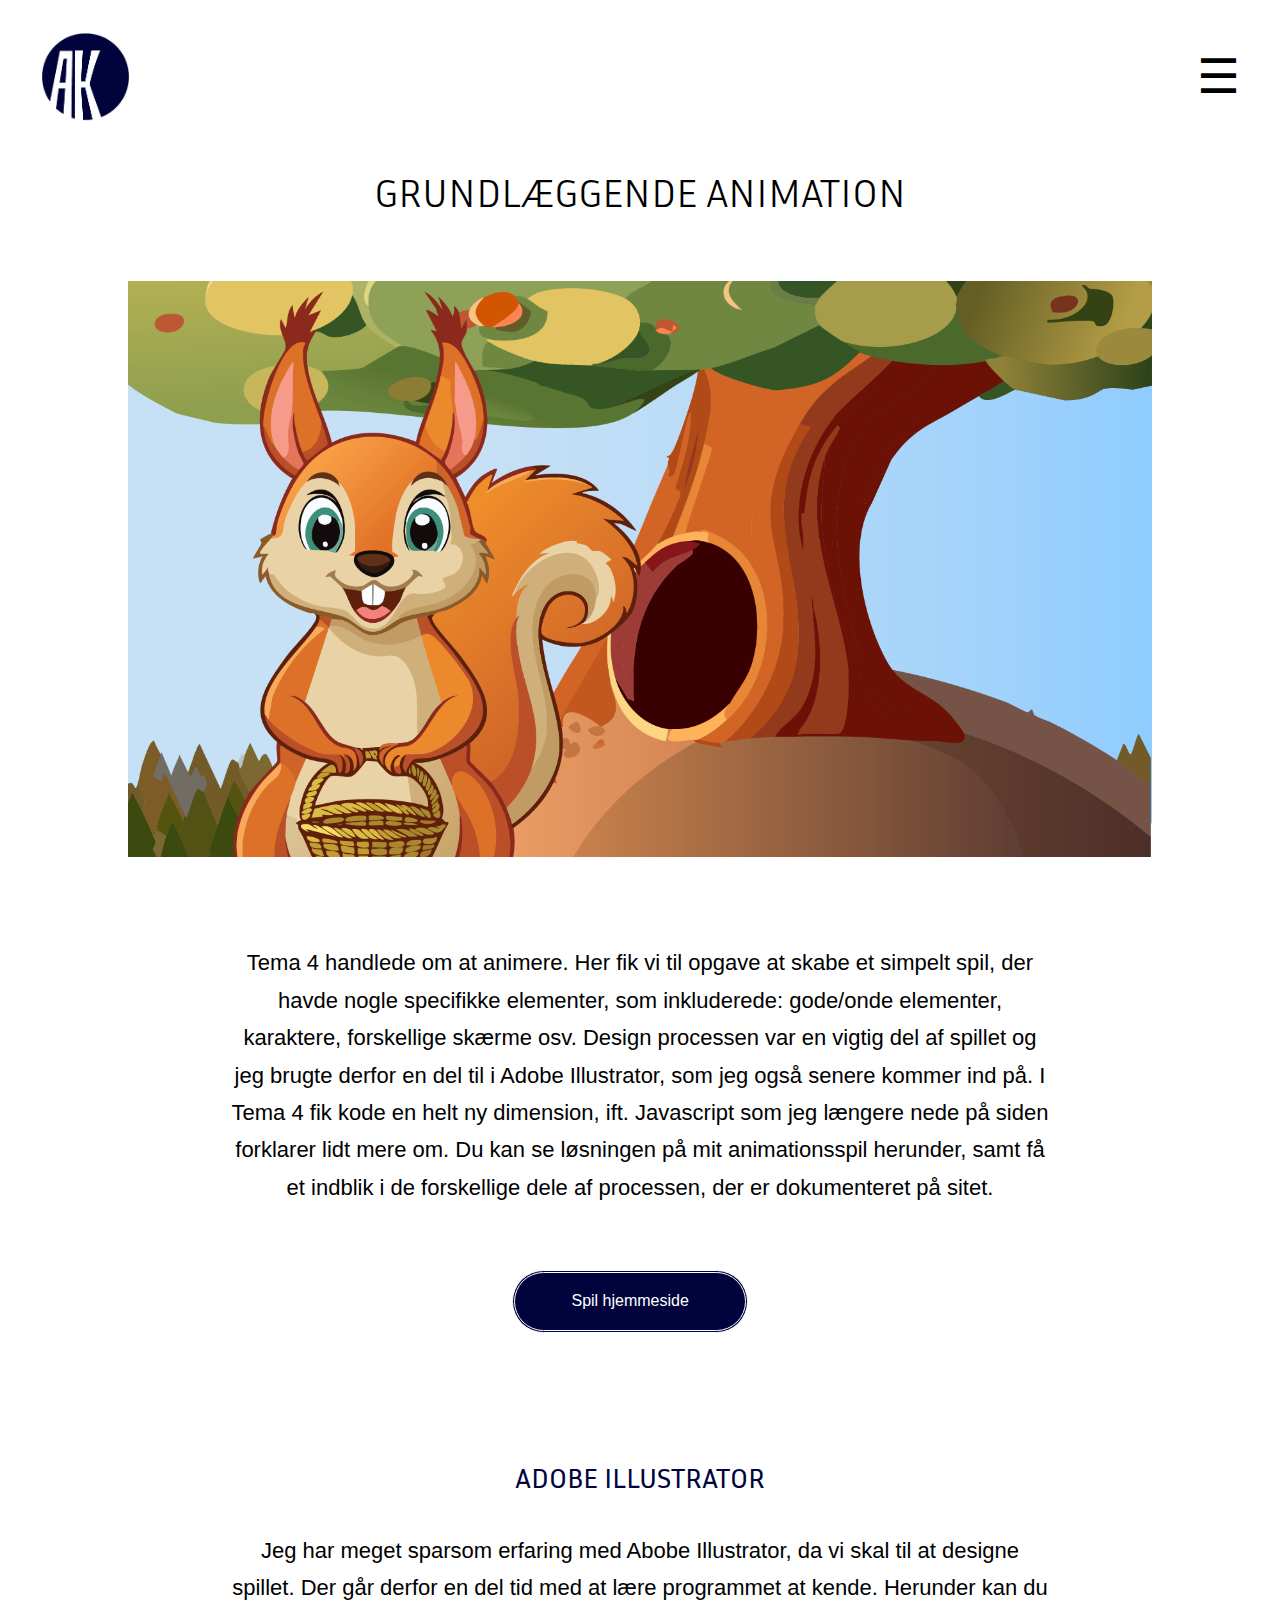
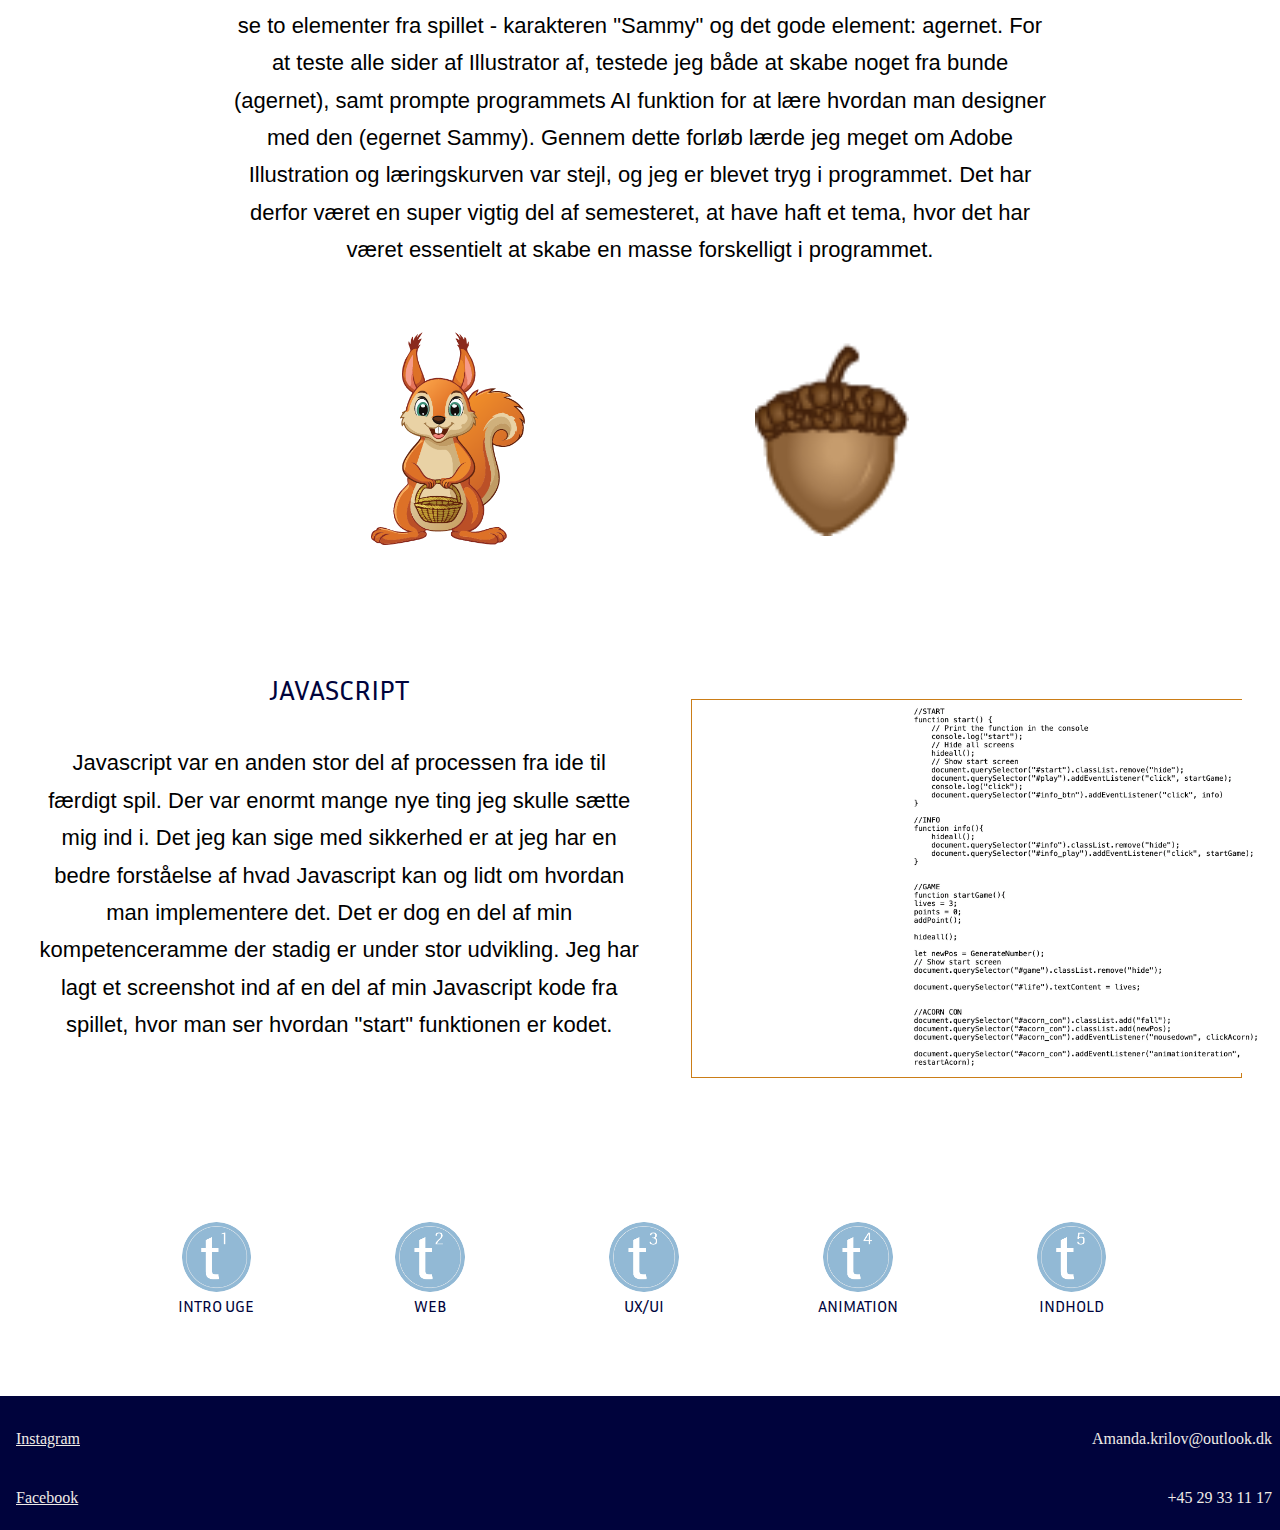
<file: animation.html>
<!DOCTYPE html>
<html lang="da">
<head>
    <meta charset="UTF-8">
    <meta name="viewport" content="width=device-width, initial-scale=1.0">
    <title>Document</title>
    <link rel="stylesheet" href="css/general.css">
    <link rel="stylesheet" href="css/portfolio.css">
    <link rel="icon" type="image/png" href="img/logo.png"/>
    <link href="https://fonts.googleapis.com/css2?family=Inria+Sans:ital,wght@0,300;0,400;0,700;1,300;1,400;1,700&family=Libre+Franklin:ital,wght@0,100..900;1,100..900&family=Montserrat:ital,wght@0,100..900;1,100..900&family=Raleway:ital,wght@0,100..900;1,100..900&family=Sour+Gummy:ital,wght@0,100..900;1,100..900&display=swap" rel="stylesheet">
</head>
<body>
    <header>
        <div id="logo">
            <a href="index.html">
            <img src="img/logo.png" alt="logo">
        </a>
        </div>
        <div>
            <input type="checkbox" id="burger-toggle">
            <label for="burger-toggle" class="burger-menu">&#9776;</label>
            <nav class="menu">
                <ul>
                    <li><a href="index.html">Home</a></li>
                    <li><a href="om.html">Om Mig</a></li>
                    <li><a href="portfolio.html">Portfolio</a></li>
                </ul>
            </nav>
        </div>
    </header>
    <main>
        <section>
            <H1>GRUNDLÆGGENDE ANIMATION</H1>
            <img class="mac" src="img/anima.png" alt="forside billede Sammy">
            <p>Tema 4 handlede om at animere. Her fik vi til opgave at skabe et simpelt spil, der havde nogle specifikke elementer, som inkluderede: gode/onde elementer, karaktere, forskellige skærme osv. Design processen var en vigtig del af spillet og jeg brugte derfor en del til i Adobe Illustrator, som jeg også senere kommer ind på. I Tema 4 fik kode en helt ny dimension, ift. Javascript som jeg længere nede på siden forklarer lidt mere om. Du kan se løsningen på mit animationsspil herunder, samt få et indblik i de forskellige dele af processen, der er dokumenteret på sitet. 
            </p>
            <div>
            <a class="link" href="http://amandakrilov.dk/spil/index.html" target="_blank"> Spil hjemmeside</a>
            </div>
        </section>
        <div>
            <h2>ADOBE ILLUSTRATOR</h2>
            <p>Jeg har meget sparsom erfaring med Abobe Illustrator, da vi skal til at designe spillet. Der går derfor en del tid med at lære programmet at kende. Herunder kan du se to elementer fra spillet - karakteren "Sammy" og det gode element: agernet. For at teste alle sider af Illustrator af, testede jeg både at skabe noget fra bunde (agernet), samt prompte programmets AI funktion for at lære hvordan man designer med den (egernet Sammy). Gennem dette forløb lærde jeg meget om Adobe Illustration og læringskurven var stejl, og jeg er blevet tryg i programmet. Det har derfor været en super vigtig del af semesteret, at have haft et tema, hvor det har været essentielt at skabe en masse forskelligt i programmet.</p>
        </div>
        <div class="grid-2">
            <img src="img/sammy.png" alt="Sammy the squirrel">
            <img src="img/acorn.png" alt="Acorn">
        </div>
        <div class="kode" id="grid-kode">
            <div>
                <h2>JAVASCRIPT</h2>
                <p>Javascript var en anden stor del af processen fra ide til færdigt spil. Der var enormt mange nye ting jeg skulle sætte mig ind i. Det jeg kan sige med sikkerhed er at jeg har en bedre forståelse af hvad Javascript kan og lidt om hvordan man implementere det. Det er dog en del af min kompetenceramme der stadig er under stor udvikling. Jeg har lagt et screenshot ind af en del af min Javascript kode fra spillet, hvor man ser hvordan "start" funktionen er kodet.</p>
            </div>
            <div id="java">
                    <img src="img/java.webp" alt="Javascript kode">
            </div>
        </div>
        <div class="grid-4">
            <ul>
                <li><a href="intro.html">
                    <img src="img/t1.png" alt="Clickable Image">
                </a></li>
                <li><a href="intro.html">INTRO UGE</a></li>
            </ul>
                <ul>
                    <li><a href="web.html">
                        <img src="img/t2.png" alt="Clickable Image">
                    </a></li>
                    <li><a href="web.html"> WEB</a></li>
                </ul>
                <ul>
                    <li><a href="ux.html">
                        <img src="img/t3.png" alt="Clickable Image">
                      </a></li>
                    <li><a href="ux.html">UX/UI</a></li>
                </ul>

                <ul class="grid2">
                    <li><a href="animation.html">
                        <img src="img/t4.png" alt="Clickable Image">
                      </a></li>
                    <li><a href="animation.html">ANIMATION</a></li>
                </ul>
            <ul class="grid2">
                <li><a href="virksomhed.html">
                    <img src="img/t5.png" alt="Clickable Image">
                    </a></li>
                <li><a href="virksomhed.html">INDHOLD</a></li>
            </ul>
        </div>
    </main>
    <footer>
        <div>
          <ul id="venstre">
            <li>
              <a href="https://www.instagram.com/amanda.krilov/">
                Instagram</a>
            </li>
            <li>
              <a href="https://www.facebook.com/amanda.krilov/"> Facebook</a>
            </li>
          </ul>
        </div>
        <div>
          <ul id="højre">
            <li>
                Amanda.krilov@outlook.dk
              </li>

            <li>
                +45 29 33 11 17
            </li>
          </ul>
        </div>
      </footer>
</body>
</file>
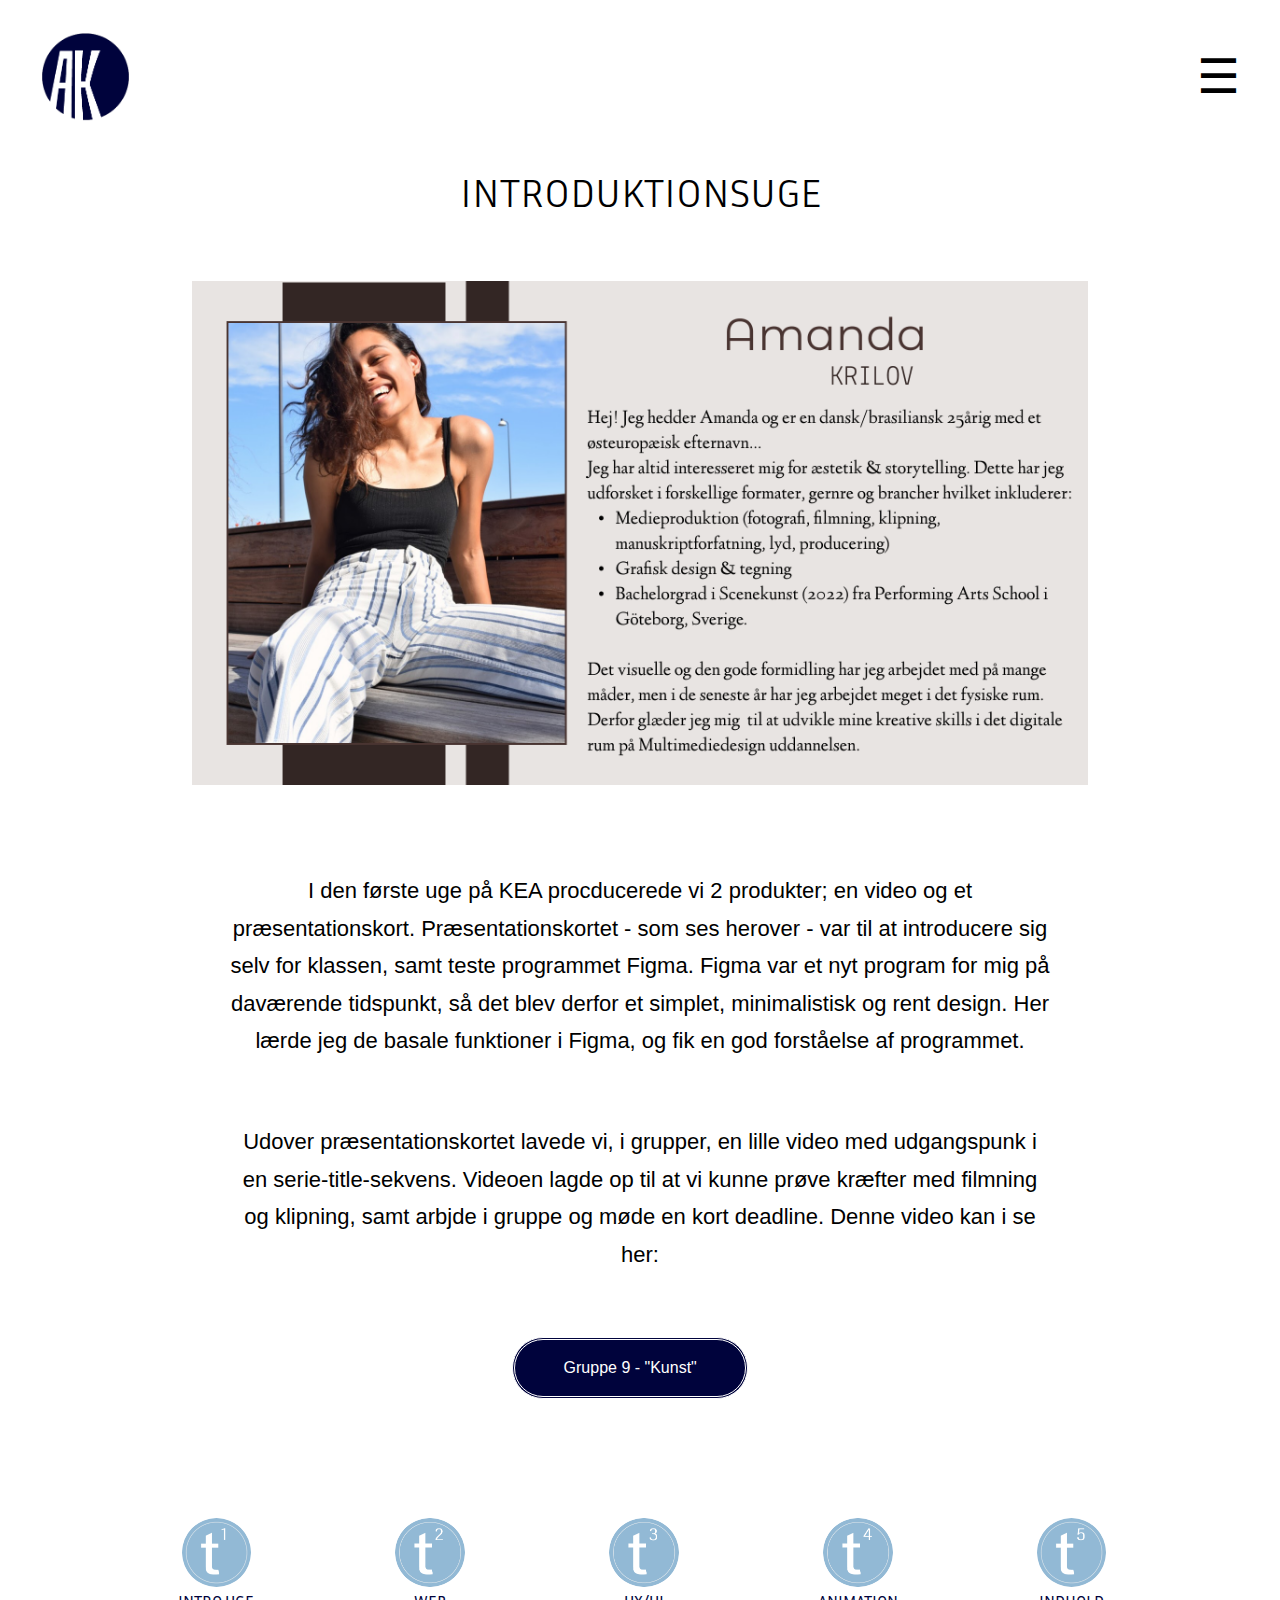
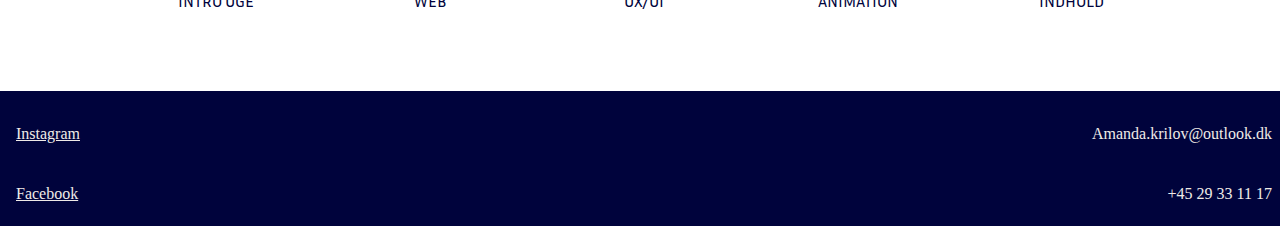
<file: intro.html>
<!DOCTYPE html>
<html lang="da">
<head>
    <meta charset="UTF-8">
    <meta name="viewport" content="width=device-width, initial-scale=1.0">
    <title>Intro</title>
    <link rel="stylesheet" href="css/general.css">
    <link rel="stylesheet" href="css/portfolio.css">
    <link rel="icon" type="image/png" href="img/logo.png"/>
    <link href="https://fonts.googleapis.com/css2?family=Inria+Sans:ital,wght@0,300;0,400;0,700;1,300;1,400;1,700&family=Libre+Franklin:ital,wght@0,100..900;1,100..900&family=Montserrat:ital,wght@0,100..900;1,100..900&family=Raleway:ital,wght@0,100..900;1,100..900&family=Sour+Gummy:ital,wght@0,100..900;1,100..900&display=swap" rel="stylesheet">
</head>
<body>
    <header>
        <div id="logo">
            <a href="index.html">
            <img src="img/logo.png" alt="logo">
        </a>
        </div>
        <div>
            <input type="checkbox" id="burger-toggle">
            <label for="burger-toggle" class="burger-menu">&#9776;</label>
            <nav class="menu">
                <ul>
                    <li><a href="index.html">Home</a></li>
                    <li><a href="om.html">Om Mig</a></li>
                    <li><a href="portfolio.html">Portfolio</a></li>
                </ul>
            </nav>
        </div>
    </header>
    <main>
        <section>
            <H1>INTRODUKTIONSUGE</H1>
            <img id="kort" src="img/p-kort.png" alt="forside billede Sammy">
            <p> I den første uge på KEA procducerede vi 2 produkter; en video og et præsentationskort. Præsentationskortet - som ses herover - var til at introducere sig selv for klassen, samt teste programmet Figma. 
              Figma var et nyt program for mig på daværende tidspunkt, så det blev derfor et simplet, minimalistisk og rent design. Her lærde jeg de basale funktioner i Figma, og fik en god forståelse af programmet.
            </p>
            <p>
              Udover præsentationskortet lavede vi, i grupper, en lille video med udgangspunk i en serie-title-sekvens. Videoen lagde op til at vi kunne prøve kræfter med filmning og klipning, samt arbjde i gruppe og møde en kort deadline. Denne video kan i se her:
            </p>
            <a class="link" href="https://www.youtube.com/watch?v=y2Ef4WXbb4w" target="_blank"> Gruppe 9 - "Kunst" </a>
        </section>
        <div class="grid-4">
          <ul>
              <li><a href="intro.html">
                  <img src="img/t1.png" alt="Clickable Image">
              </a></li>
              <li><a href="intro.html">INTRO UGE</a></li>
          </ul>
              <ul>
                  <li><a href="web.html">
                      <img src="img/t2.png" alt="Clickable Image">
                  </a></li>
                  <li><a href="web.html"> WEB</a></li>
              </ul>
              <ul>
                  <li><a href="ux.html">
                      <img src="img/t3.png" alt="Clickable Image">
                    </a></li>
                  <li><a href="ux.html">UX/UI</a></li>
              </ul>

              <ul class="grid2">
                  <li><a href="animation.html">
                      <img src="img/t4.png" alt="Clickable Image">
                    </a></li>
                  <li><a href="animation.html">ANIMATION</a></li>
              </ul>

              <ul class="grid2">
                  <li><a href="virksomhed.html">
                      <img src="img/t5.png" alt="Clickable Image">
                    </a></li>
                  <li><a href="virksomhed.html">INDHOLD</a></li>
              </ul>
      </div>
    </main>
    <footer>
        <div>
          <ul id="venstre">
            <li>
              <a href="https://www.instagram.com/amanda.krilov/">
                Instagram</a>
            </li>
            <li>
              <a href="https://www.facebook.com/amanda.krilov/"> Facebook</a>
            </li>
          </ul>
        </div>
        <div>
          <ul id="højre">
            <li>
                Amanda.krilov@outlook.dk
              </li>

            <li>
                +45 29 33 11 17
            </li>
          </ul>
        </div>
      </footer>

</body>
</html>
</file>
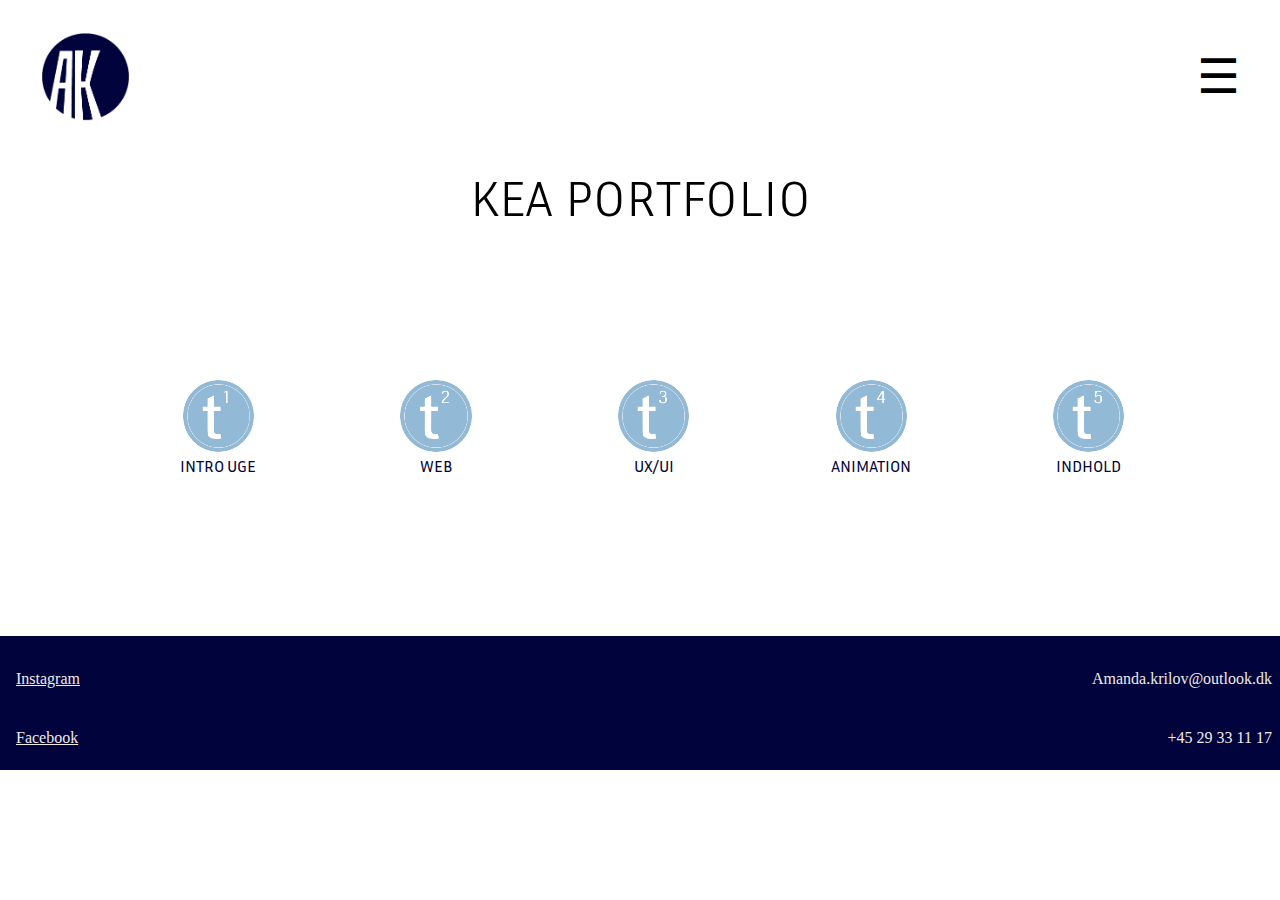
<file: portfolio.html>
<!DOCTYPE html>
<html lang="da">
<head>
    <meta charset="UTF-8">
    <meta name="viewport" content="width=device-width, initial-scale=1.0">
    <title>Document</title>
    <link rel="stylesheet" href="css/general.css">
    <link rel="stylesheet" href="css/index.css">
    <link rel="icon" type="image/png" href="img/logo.png"/>
    <link href="https://fonts.googleapis.com/css2?family=Inria+Sans:ital,wght@0,300;0,400;0,700;1,300;1,400;1,700&family=Libre+Franklin:ital,wght@0,100..900;1,100..900&family=Montserrat:ital,wght@0,100..900;1,100..900&family=Raleway:ital,wght@0,100..900;1,100..900&family=Sour+Gummy:ital,wght@0,100..900;1,100..900&display=swap" rel="stylesheet">
</head>
<body>
    <header>
        <div id="logo">
            <a href="index.html">
            <img src="img/logo.png" alt="logo">
        </a>
        </div>
        <div>
            <input type="checkbox" id="burger-toggle">
            <label for="burger-toggle" class="burger-menu">&#9776;</label>
            <nav class="menu">
                <ul>
                    <li><a href="index.html">Home</a></li>
                    <li><a href="om.html">Om Mig</a></li>
                    <li><a href="portfolio.html">Portfolio</a></li>
                </ul>
            </nav>
        </div>
    </header>
    <main>
        <h1>KEA PORTFOLIO</h1>
        <div class="grid-4" id="port">
          <ul>
            <li><a href="intro.html">
                <img src="img/t1.png" alt="Clickable Image">
            </a></li>
            <li><a href="intro.html">INTRO UGE</a></li>
        </ul>
            <ul>
                <li><a href="web.html">
                    <img src="img/t2.png" alt="Clickable Image">
                </a></li>
                <li><a href="web.html"> WEB</a></li>
            </ul>
            <ul>
                <li><a href="ux.html">
                    <img src="img/t3.png" alt="Clickable Image">
                  </a></li>
                <li><a href="ux.html">UX/UI</a></li>
            </ul>

            <ul>
                <li><a href="animation.html">
                    <img src="img/t4.png" alt="Clickable Image">
                  </a></li>
                <li><a href="animation.html">ANIMATION</a></li>
            </ul>

            <ul>
                <li><a href="virksomhed.html">
                    <img src="img/t5.png" alt="Clickable Image">
                  </a></li>
                <li><a href="virksomhed.html">INDHOLD</a></li>
            </ul>
    </div>
    </main>
    <footer>
        <div>
          <ul id="venstre">
            <li>
              <a href="https://www.instagram.com/amanda.krilov/">
                Instagram</a>
            </li>
            <li>
              <a href="https://www.facebook.com/amanda.krilov/"> Facebook</a>
            </li>
          </ul>
        </div>
        <div>
          <ul id="højre">
            <li>
                Amanda.krilov@outlook.dk
              </li>

            <li>
                +45 29 33 11 17
            </li>
          </ul>
        </div>
      </footer>
</body>
</html>
</file>
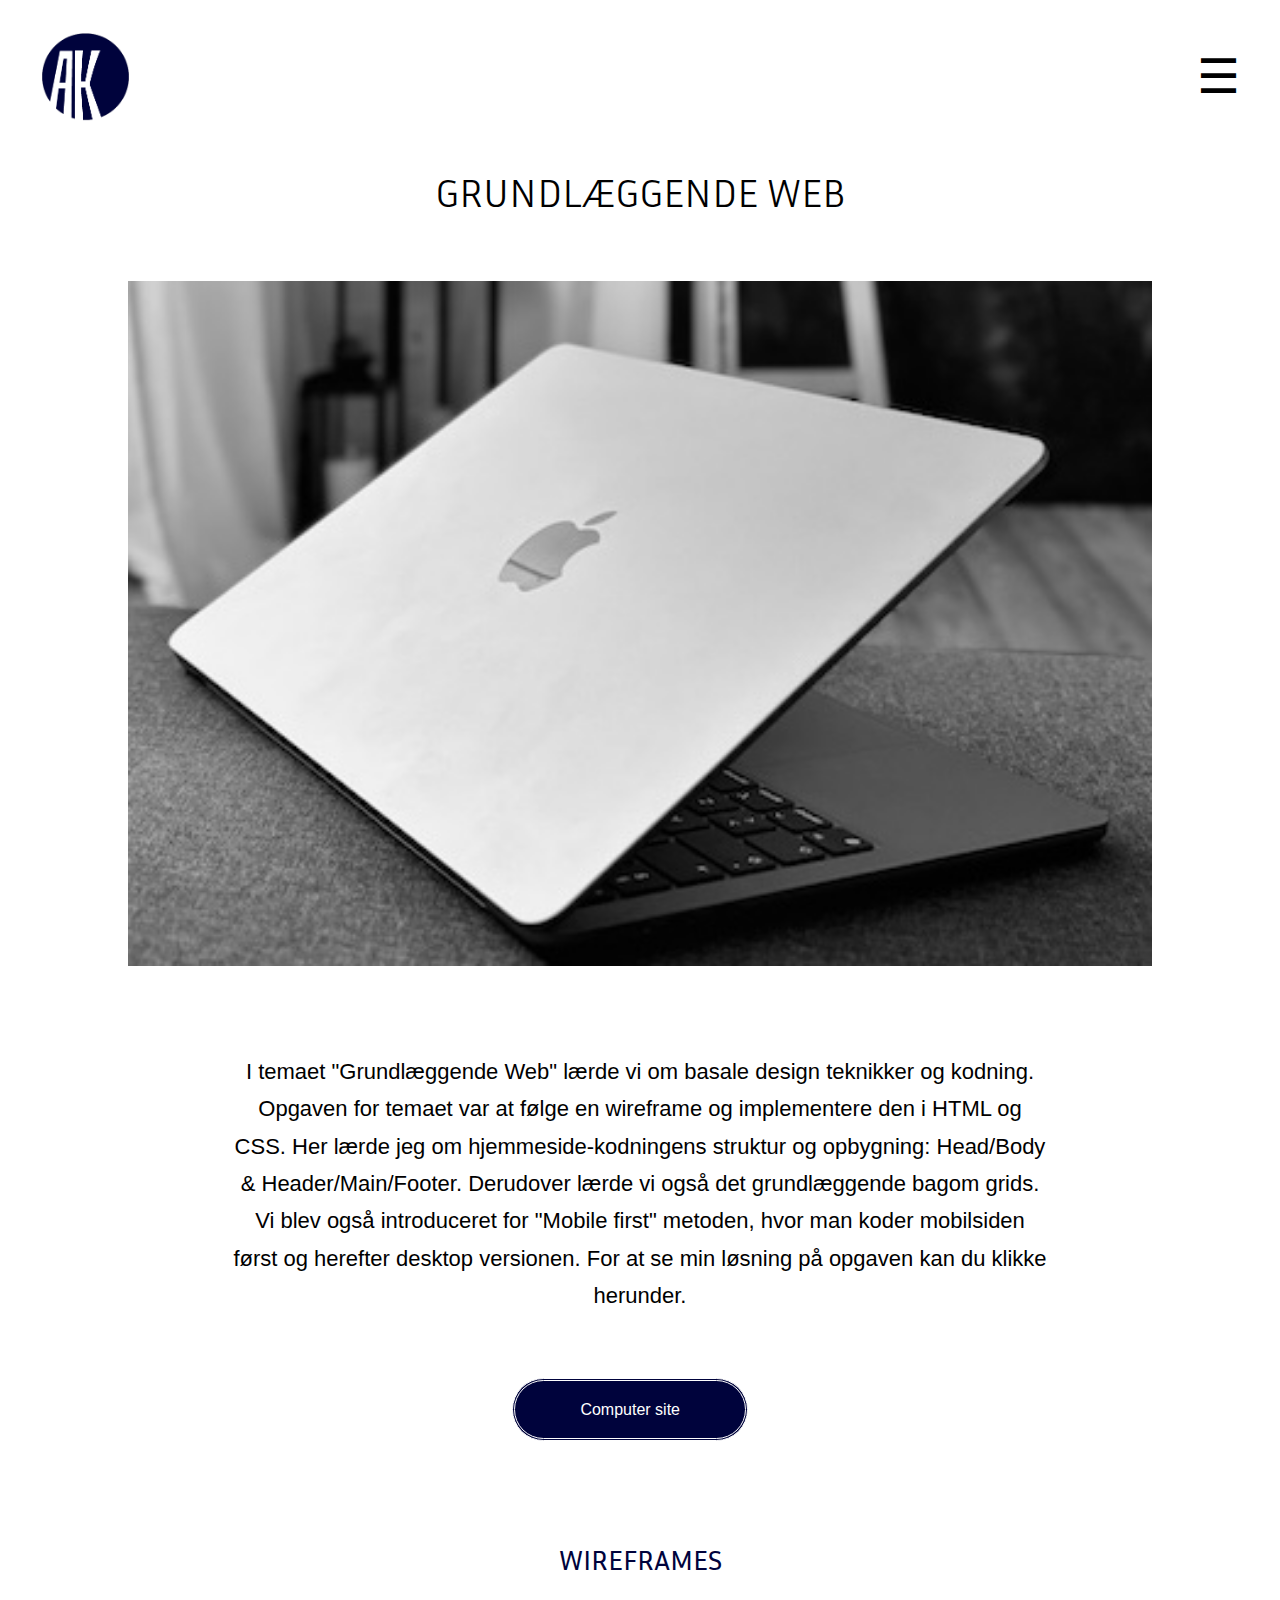
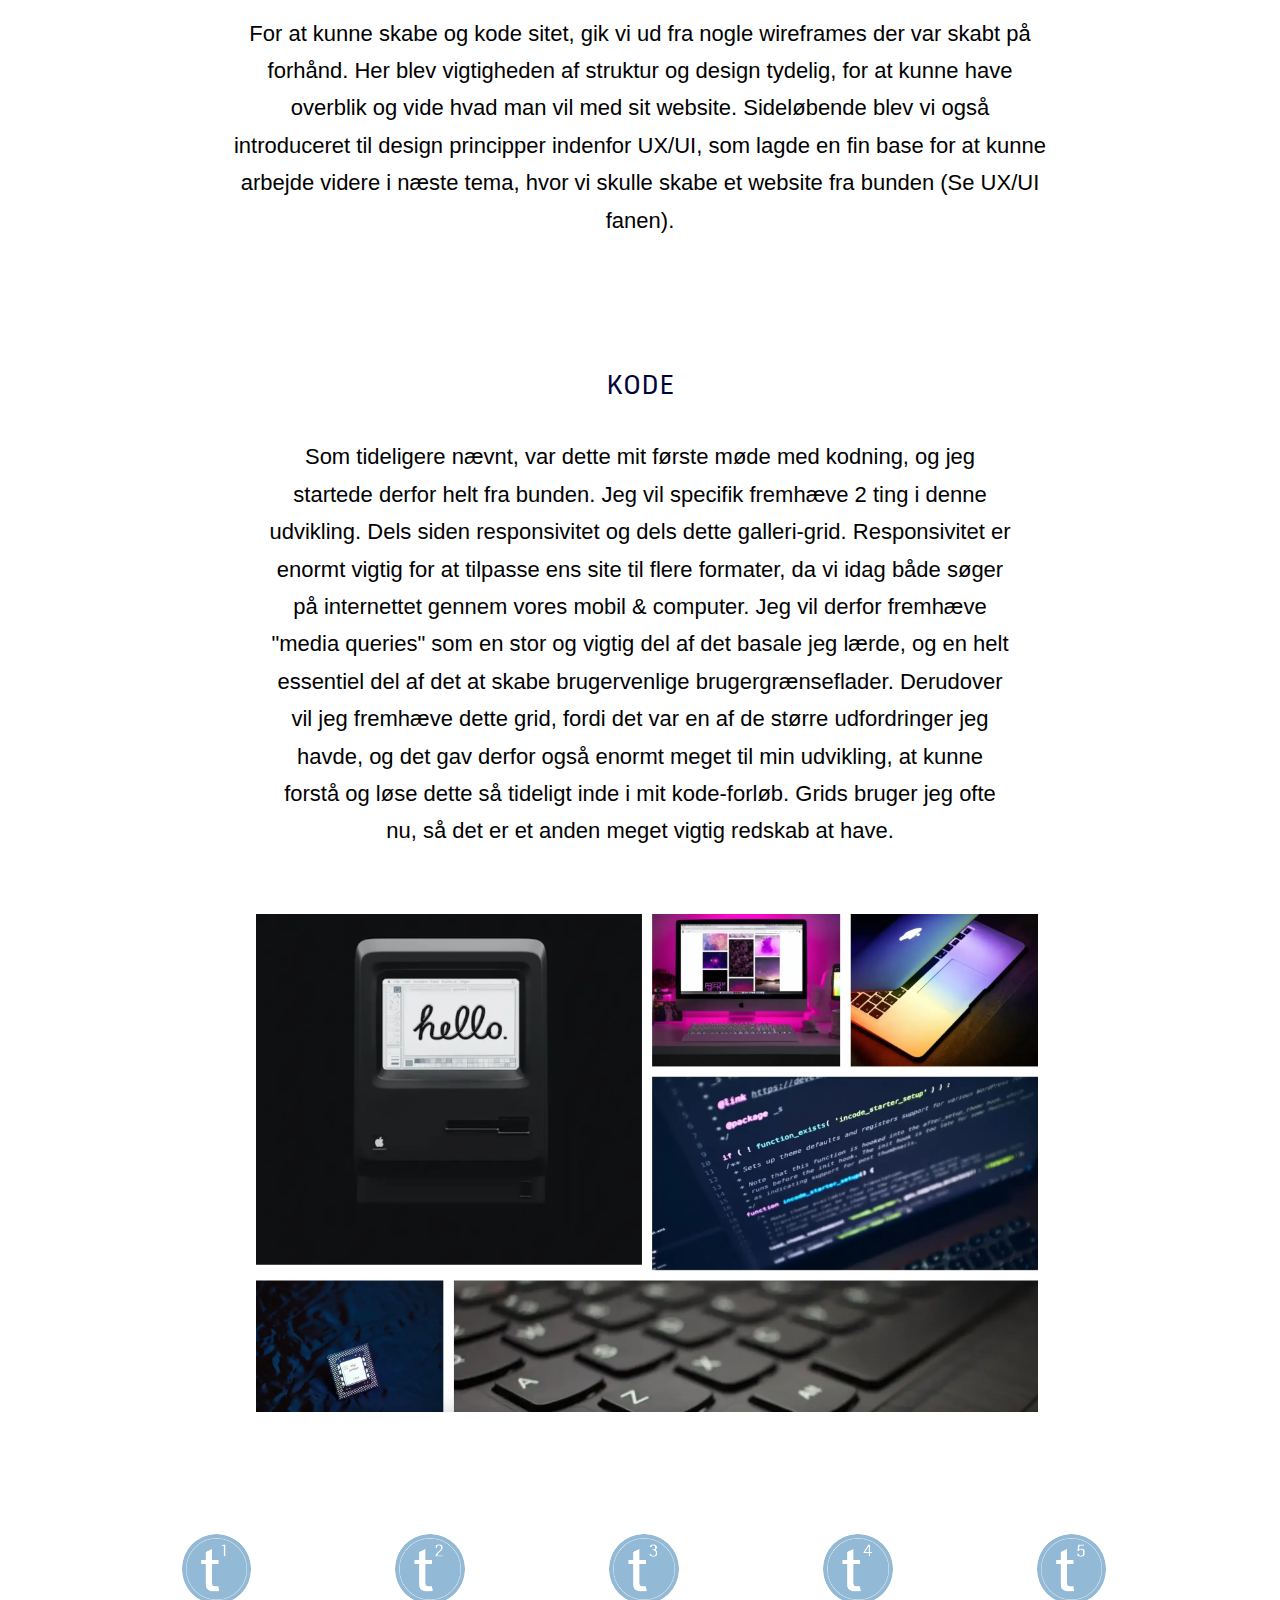
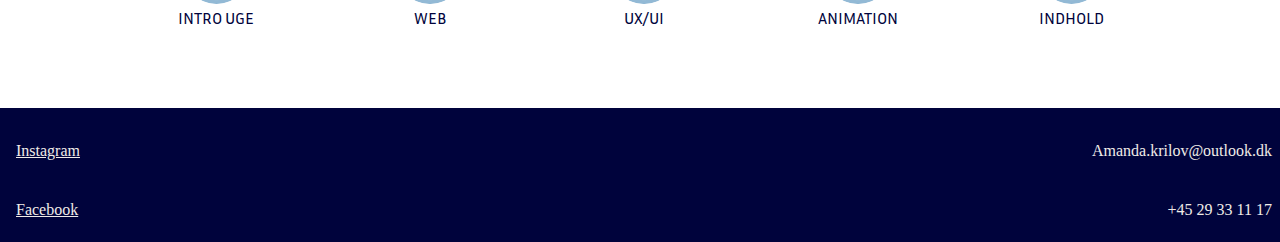
<file: web.html>
<!DOCTYPE html>
<html lang="da">
<head>
    <meta charset="UTF-8">
    <meta name="viewport" content="width=device-width, initial-scale=1.0">
    <title>Document</title>
    <link rel="stylesheet" href="css/general.css">
    <link rel="stylesheet" href="css/portfolio.css">
    <link rel="icon" type="image/png" href="img/logo.png"/>
    <link href="https://fonts.googleapis.com/css2?family=Inria+Sans:ital,wght@0,300;0,400;0,700;1,300;1,400;1,700&family=Libre+Franklin:ital,wght@0,100..900;1,100..900&family=Montserrat:ital,wght@0,100..900;1,100..900&family=Raleway:ital,wght@0,100..900;1,100..900&family=Sour+Gummy:ital,wght@0,100..900;1,100..900&display=swap" rel="stylesheet">
</head>
<body>
    <header>
        <div id="logo">
            <a href="index.html">
            <img src="img/logo.png" alt="logo">
        </a>
        </div>
        <div>
            <input type="checkbox" id="burger-toggle">
            <label for="burger-toggle" class="burger-menu">&#9776;</label>
            <nav class="menu">
                <ul>
                    <li><a href="index.html">Home</a></li>
                    <li><a href="om.html">Om Mig</a></li>
                    <li><a href="portfolio.html">Portfolio</a></li>
                </ul>
            </nav>
        </div>
    </header>
    <main>
        <section>
            <h1>GRUNDLÆGGENDE WEB</h1>
            <img class="mac" src="img/amac.webp" alt="Min macbook">
            <p>I temaet "Grundlæggende Web" lærde vi om basale design teknikker og kodning. Opgaven for temaet var at følge en wireframe og implementere den i HTML og CSS. Her lærde jeg om hjemmeside-kodningens struktur og opbygning: Head/Body & Header/Main/Footer. Derudover lærde vi også det grundlæggende bagom grids. Vi blev også introduceret for "Mobile first" metoden, hvor man koder mobilsiden først og herefter desktop versionen. For at se min løsning på opgaven kan du klikke herunder. 
            </p>
            <div>
            <a class="link" href="http://amandakrilov.dk/wsite/index.html" target="_blank">Computer site</a>
            </div>
        </section>

        <div>
            <h2 id="wr">WIREFRAMES</h2>
            <p>For at kunne skabe og kode sitet, gik vi ud fra nogle wireframes der var skabt på forhånd. Her blev vigtigheden af struktur og design tydelig, for at kunne have overblik og vide hvad man vil med sit website. Sideløbende blev vi også introduceret til design principper indenfor UX/UI, som lagde en fin base for at kunne arbejde videre i næste tema, hvor vi skulle skabe et website fra bunden (Se UX/UI fanen).</p>
        </div>
        <div class="kode">
            <div>
                <h2 id="kr">KODE</h2>
                <p>Som tideligere nævnt, var dette mit første møde med kodning, og jeg startede derfor helt fra bunden. Jeg vil specifik fremhæve 2 ting i denne udvikling. Dels siden responsivitet og dels dette galleri-grid. Responsivitet er enormt vigtig for at tilpasse ens site til flere formater, da vi idag både søger på internettet gennem vores mobil & computer. Jeg vil derfor fremhæve "media queries" som en stor og vigtig del af det basale jeg lærde, og en helt essentiel del af det at skabe brugervenlige brugergrænseflader. Derudover vil jeg fremhæve dette grid, fordi det var en af de større udfordringer jeg havde, og det gav derfor også enormt meget til min udvikling, at kunne forstå og løse dette så tideligt inde i mit kode-forløb. Grids bruger jeg ofte nu, så det er et anden meget vigtig redskab at have.</p>
                </div>
                <img src="img/grid.webp" alt="Grid">
        </div>
        <div class="grid-4">
          <ul>
              <li><a href="intro.html">
                  <img src="img/t1.png" alt="Clickable Image">
              </a></li>
              <li><a href="intro.html">INTRO UGE</a></li>
          </ul>
              <ul>
                  <li><a href="web.html">
                      <img src="img/t2.png" alt="Clickable Image">
                  </a></li>
                  <li><a href="web.html"> WEB</a></li>
              </ul>
              <ul>
                  <li><a href="ux.html">
                      <img src="img/t3.png" alt="Clickable Image">
                    </a></li>
                  <li><a href="ux.html">UX/UI</a></li>
              </ul>

              <ul class="grid2">
                  <li><a href="animation.html">
                      <img src="img/t4.png" alt="Clickable Image">
                    </a></li>
                  <li><a href="animation.html">ANIMATION</a></li>
              </ul>

              <ul class="grid2">
                  <li><a href="virksomhed.html">
                      <img src="img/t5.png" alt="Clickable Image">
                    </a></li>
                  <li><a href="virksomhed.html">INDHOLD</a></li>
              </ul>
      </div>
    </main>
    <footer>
        <div>
          <ul id="venstre">
            <li>
              <a href="https://www.instagram.com/amanda.krilov/">
                Instagram</a>
            </li>
            <li>
              <a href="https://www.facebook.com/amanda.krilov/"> Facebook</a>
            </li>
          </ul>
        </div>
        <div>
          <ul id="højre">
            <li>
                Amanda.krilov@outlook.dk
              </li>

            <li>
                +45 29 33 11 17
            </li>
          </ul>
        </div>
      </footer>
</body>
</file>
<file: css/general.css>
img{width: 100%;
}

body{
    margin: 0;
    width: 100%;
}


header {
    display: flex;
    justify-content: space-between;
    align-items: center;
    padding: 1rem;
    font-family: "Inria Sans", serif;
    font-weight: 300;
    font-style: normal;
    font-size: 17px;
}

#logo{
    width: 55px;
}

/*BURGER*/
.burger-menu{
    cursor: pointer;
    display: none;
    font-size: 2.2rem;
    width: 100%;
    margin-top: -0.4em;
  }

  /* vis menu når checkbox er checked */
  #burger-toggle:checked + label + nav ul {
    display: block;
  }

nav ul {display: flex;list-style-type: none;justify-content: space-evenly;align-items: center;
    font-size: 1.2em; 
z-index: 5;}

nav a{
      display: inline-block;
      text-decoration: none;
      color: black; 
      font-size: 20px;
      font-weight: 400;
      font-style: normal;
    line-height: 3em;}


#burger-toggle {
    display: none;
      }

@media (width <=3000px) {
    .burger-menu {
        display: block;}


/* skjul menuen */
    nav ul {
        display: none;
        background: #fff;
        position: absolute;
        width: calc(20%);
        left: 72cqw;
    }
}

@media (width >=3000px){
  .burger-menu{display: none;}
}

@media (width >=800px){
  .burger-menu{
    font-size: 3rem;
    margin-right: 0.5em;
    margin-top: 0.2em;
  }
  #logo{
    width: 87px;
    margin-left: 1.5em;
    margin-top: 1em;
}
  nav ul{
    margin-left: 2em;
  }
}

h1{
    text-align: center;

        font-family: "Inria Sans", serif;
        font-weight: 300;
        font-style: normal;
        font-size: 32px;
}

h2{
    font-family: "Inria Sans", serif;
    font-style: normal;
    font-size: 28px;
    text-align: center;
}

/* FOOTER */

footer {
    display: grid;
    grid-template-columns: 1fr 1fr;
    background: #00033C;
    margin-top: 0.5em;
  }
  
  footer li {
    justify-content: center; /* Centrerer horisontalt (valgfrit) */
  
    list-style: none;
    color: #EFEBE7;
    line-height: 2em;
    font-family: Georgia, "Times New Roman", Times, serif;
  }
  
  footer li a {
    color: #EFEBE7;
    line-height: 2em;
    margin-top: 1em;
  }
  
  #højre{
    text-align: right;
    padding-right: 0.5em;
  }

  #højre li{
    margin-top: 1.7em;
  }
  
  #venstre {
    padding-left: 1em;
  }

  #venstre li{
    margin-top: 1.7em;
  }


/*OM MIG*/
@media (width >=800px){
#cv{
  margin-left: 12cqw;
  margin-right: 12cqw;
  margin-top: 2cqw;

}

}
</file>
<file: css/portfolio.css>
section h1{
    text-align: center;
}

#video-container{
    margin-top: 8cqw;
    margin-bottom: -5cqw;
}
p{
    text-align: center;
    margin-left: 4cqw;
    margin-right: 4cqw;
    margin-top: 4cqw;
    line-height: 2;
    font-family:'Gill Sans', 'Gill Sans MT', Calibri, 'Trebuchet MS', sans-serif;
    line-height: 1.7; margin: 5cqw; margin-top: 10cqw; 
    font-size: 18px;
}

.link{
    font-family: 'Gill Sans', 'Gill Sans MT', Calibri, 'Trebuchet MS', sans-serif;
    font-size: 15;
    border-style:double;
    padding: 1.5cqw;
    text-decoration: none;
    border-radius: 8em;
    background-color: #00033C;
    color: white;
    display: flex;
    justify-content: center;
    margin-left: 27cqw;
    margin-right: 27cqw;
}


h2{
    text-align: center;
    margin-top: 20cqw;
    margin-bottom: 3cqw;
    font-weight: 500;
    color: #00033C;

}


.grid-2{
    display: grid;
    grid-template-columns: 1fr 1fr;
    justify-items: center;
    img{
        width: 50%;
    }
}

/*UX*/
video{
    width: 100%;
}


/*ANIMATION*/
#java{ border-color: rgb(203, 125, 23); border-style:solid; border-width: 0.1em;
   margin: 2cqw;}


/*INDHOLD*/
.lottie{
    position: relative;
    aspect-ratio: 30/20;
    margin-bottom: -18cqw;
    margin-top: -15cqw;
}

.lottie2{
    aspect-ratio: 16/9;
}

#torsten{
    width: 80%;
    margin-top: 6cqw;
    margin-bottom: 5cqw;
    display: grid;
    grid-template-columns: 1fr;
    gap: 10px;
    padding: 20px; 
    margin: 0 auto; 
}

/*GRID*/
.grid-4{
    display: grid; 
    grid-template-columns: 1fr 1fr 1fr;
    align-items: center;
    margin-right: 8cqw;
    margin-top: 5cqw;
    margin-bottom: 6cqw;
}

.grid-4 ul{
    list-style: none;
    text-align: center;
}

.grid-4 li a{
    text-decoration: none;
    color: #00033C;
    font-weight: 500;
    font-family: "Inria Sans", serif;
    font-style: normal;
    text-align: center;
}

.grid-4 img{
    aspect-ratio: 1/1;
    object-fit: cover;
    margin-top: 1.6em;
    border-radius: 50%;
    width: 60%;
}

#port{
    margin-top: 2em;
    margin-bottom: 13em;
}



@media (width >=800px){
    .grid-4{
        display: grid; 
        grid-template-columns: 1fr 1fr 1fr 1fr 1fr;
        align-items: center;
        margin-right: 9.5cqw;
        margin-left: 7cqw;
        margin-top: 6cqw;
        margin-bottom: 5cqw;
    }

    .grid-4 img{
        width: 40%;
    }
h1{
    font-size: 40px;
}
p{
    margin-top: 1.5cqw;
    margin-left: 18cqw;
    margin-right: 18cqw;
    font-family:'Gill Sans', 'Gill Sans MT', Calibri, 'Trebuchet MS', sans-serif;
    font-size: 22px;
    font-weight: 400;
}
.link{
    margin-left: 40cqw;
    margin-right: 40cqw;
    font-size: 20;
    width: 15%;
}


.mac{
    width: 80%;
    margin-left: 10cqw;
    margin-top: 3cqw;
    margin-bottom: 5cqw;
}

h2{
    margin-top: 10cqw;
}

video{
    display: grid;
    grid-template-columns: 1fr;
    gap: 10px;
    padding: 20px;
    width: 70%;  
    margin-bottom: 2cqw;       
}    

#torvid{
    width: 90%;
    margin-top: 2cqw;
    margin-bottom: 5cqw;
    display: grid;
    grid-template-columns: 1fr;
    gap: 10px;
    padding: 20px; 
    margin-left: 15cqw;

}


.grid-2 img{
    width: 40%;
}

.grid-2{
    margin-left: 20cqw;
    margin-right: 20cqw;
    margin-bottom: 10cqw;
}

#torsten{
    width: 45%;
    margin-top: 6cqw;
    margin-bottom: 5cqw;
    display: grid;
    grid-template-columns: 1fr;
    gap: 10px;
    padding: 20px; 
    margin: 0 auto; 
}

.lottie{
    display: grid;
    grid-template-columns: 1fr;
    gap: 10px;
    padding: 20px;
    width: 60%;  
    margin: 0 auto;
    margin-bottom: -14cqw;  
    margin-top: -16cqw;
}

.lottie2{
    display: grid;
    grid-template-columns: 1fr;
    gap: 10px;
    padding: 20px;
    width: 60%;  
    margin: 0 auto; 
}

#video-container{
    display: grid;
    grid-template-columns: 1fr;
    gap: 10px;
    padding: 20px;
    width: 100%;  
    margin: 0 auto;
    margin-left: 12cqw;
}

}


/*INTRO*/

#kort{
    margin-top: 3cqw;
}

@media (width >=800px){
#kort{
    width: 70%;
    margin-left: 15cqw;
    margin-top: 3cqw;
    margin-bottom: 5cqw;
}}


/*WEB*/
@media (width >=800px){
    #grid-kode{
        display: grid;
        grid-template-columns: 1fr 1fr;
        margin-right: 1cqw;
        
        
    }
    #grid-kode h2{
        margin-top: 0cqw;
    }
    #grid-kode p{
        margin: 0;
    }
    #kr{
        margin-bottom: 3cqw;
    }

    #wr{
        margin-bottom: 3cqw;
        margin-top: 8cqw;
    }

    .kode{
        margin: 3cqw;
        margin-top: 10cqw;
        gap: 2cqw;
    }
    .kode img{
        width: 65%;
        margin-left: 17cqw;
    }
    #burger{
        margin-top: 5cqw;
        margin-right: 5cqw;
    }
}
</file>
<file: css/index.css>
/*GRID*/
.grid-4{
    display: grid; 
    grid-template-columns: 1fr 1fr 1fr;
    align-items: center;
    margin-right: 8cqw;
}

.grid-4 ul{
    list-style: none;
    text-align: center;
}

.grid-4 li a{
    text-decoration: none;
    color: #00033C;
    font-weight: 500;
    font-family: "Inria Sans", serif;
    font-style: normal;
    text-align: center;
}

.grid-4 img{
    aspect-ratio: 1/1;
    object-fit: cover;
    margin-top: 1.6em;
    border-radius: 50%;
    width: 60%;
}

#port{
    margin-top: 2em;
    margin-bottom: 13em;
}

h1{
    margin-top: 0cqw;
}

p{
    text-align: center;
    
}

h2{
    margin-top: -3cqw;
    font-weight: 600;
    color: #00033C;
    font-size: 25px;
}


video{
    width: 100%;
    margin-top: 4cqw;
}

#indextekst{
    font-family:'Gill Sans', 'Gill Sans MT', Calibri, 'Trebuchet MS', sans-serif;
    line-height: 1.7; margin: 5cqw; margin-top: 10cqw;
}

@media (width >=800px){
    .grid-4{
        display: grid; 
        grid-template-columns: 1fr 1fr 1fr 1fr 1fr;
        align-items: center;
        margin-right: 8cqw;
        margin-left: 7cqw;
        margin-top: 3cqw;
        margin-bottom: 5cqw;
    }

    .grid-4 img{
        width: 40%;
    }

    #port{
        margin-top: 7em;
        margin-bottom: 9em;
    }

    video{
        width: 85%;
        margin-left: 7cqw;
    }
    h1{
        font-size: 50px;
        margin-top: 2cqw;
        margin-bottom: 5cqw;
    }

    h2{
        font-size: 30px;
        margin-bottom: 3cqw;
    }

    #indextekst{
        font-size: 22;
        margin-left: 18cqw;
        margin-right: 18cqw;
        margin-top: 5cqw;
        line-height: 2;
        font-weight: 300;
    }
}
</file>
